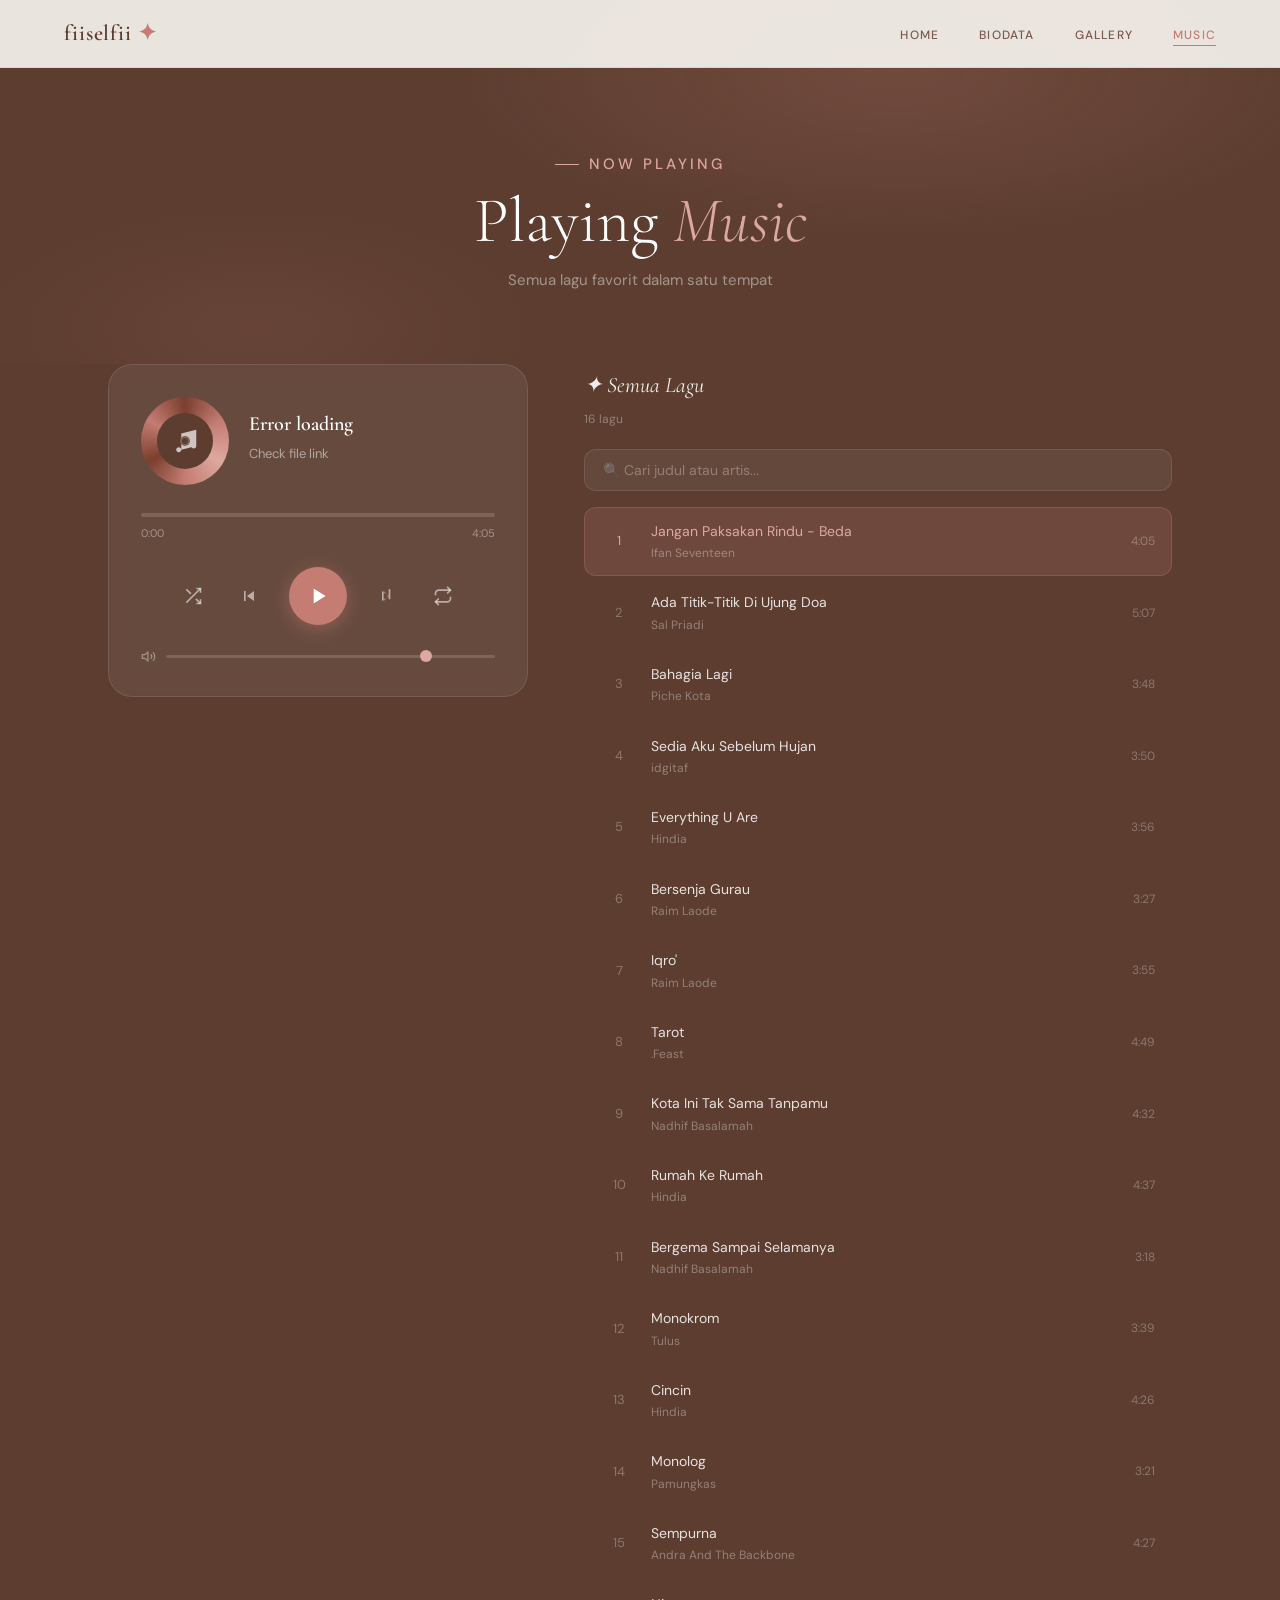
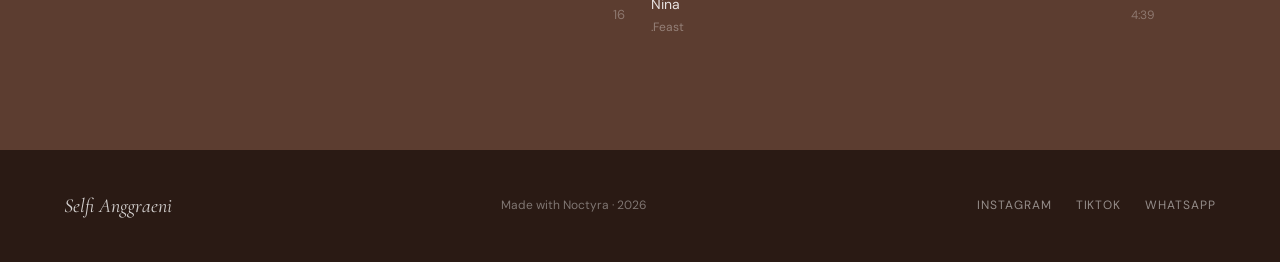
<file: music.html>
<!DOCTYPE html>
<html lang="id">
<head>
  <meta charset="UTF-8" />
  <meta name="viewport" content="width=device-width, initial-scale=1.0" />
  <title>Music — Selfi Anggraeni</title>

  
  <link rel="icon" href="https://i.imgur.com/5CGeblw.png" type="image/png" sizes="48x48">
  
  <link rel="preconnect" href="https://fonts.googleapis.com" />
  <link rel="preconnect" href="https://fonts.gstatic.com" crossorigin />
  <link href="https://fonts.googleapis.com/css2?family=Cormorant+Garamond:ital,wght@0,300;0,400;0,600;1,300;1,400;1,600&family=DM+Sans:opsz,wght@9..40,300;9..40,400;9..40,500&display=swap" rel="stylesheet" />
  <link rel="stylesheet" href="style.css" />
  <style>
    /* Sticky footer untuk music.html */
    html, body {
      min-height: 100vh;
    }
    body {
      display: flex;
      flex-direction: column;
    }
    .music-full-section {
      flex: 1;
    }
    footer {
      margin-top: auto;
    }

    body { background: var(--brown); }

    /* Page hero */
    .music-page-hero {
      padding: calc(var(--nav-h) + 72px) 0 72px;
      text-align: center;
      position: relative;
    }

    .music-page-hero::before {
      content: '';
      position: absolute;
      inset: 0;
      background:
        radial-gradient(ellipse 60% 80% at 70% 20%, rgba(196,124,115,0.2) 0%, transparent 60%),
        radial-gradient(ellipse 40% 60% at 20% 90%, rgba(196,124,115,0.1) 0%, transparent 60%);
      pointer-events: none;
    }

    .music-page-hero .section-eyebrow {
      color: var(--rose-light);
      justify-content: center;
    }

    .music-page-hero .section-eyebrow::before { background: var(--rose-light); }

    .music-page-hero .section-title {
      color: white;
      font-size: clamp(40px, 5vw, 64px);
    }

    .music-page-hero .section-title em { color: var(--rose-light); }

    .music-page-hero p {
      font-size: 15px;
      color: rgba(255,255,255,0.45);
      margin-top: 12px;
    }

    /* Full layout */
    .music-full-section {
      padding: 0 0 100px;
    }

    .music-full-inner {
      display: grid;
      grid-template-columns: 420px 1fr;
      gap: 56px;
      align-items: start;
      position: relative;
      z-index: 1;
    }

    /* Sticky player on desktop */
    .player-sticky-wrap {
      position: sticky;
      top: calc(var(--nav-h) + 24px);
    }

    /* Full playlist */
    .full-playlist-wrap {
      padding-top: 4px;
    }

    .full-playlist-heading {
      font-family: 'Cormorant Garamond', serif;
      font-size: 22px;
      font-style: italic;
      color: white;
      margin-bottom: 6px;
      opacity: 0.9;
    }

    .full-playlist-count {
      font-size: 12px;
      color: rgba(255,255,255,0.35);
      margin-bottom: 20px;
    }

    .full-playlist-list { display: flex; flex-direction: column; gap: 2px; }

    /* Search bar */
    .playlist-search {
      width: 100%;
      padding: 11px 18px;
      border-radius: 12px;
      border: 1px solid rgba(255,255,255,0.1);
      background: rgba(255,255,255,0.06);
      color: white;
      font-family: 'DM Sans', sans-serif;
      font-size: 14px;
      outline: none;
      margin-bottom: 16px;
      transition: border-color 0.2s;
    }

    .playlist-search::placeholder { color: rgba(255,255,255,0.3); }
    .playlist-search:focus { border-color: rgba(196,124,115,0.5); }

    @media (max-width: 1024px) {
      .music-full-inner { grid-template-columns: 1fr; }
      .player-sticky-wrap { position: static; max-width: 440px; }
    }

    @media (max-width: 768px) {
      #navbar { background: rgba(92,61,48,0.95); border-bottom-color: rgba(196,124,115,0.2); }
      .nav-links a { color: rgba(255,255,255,0.6); }
      .nav-links a:hover { color: var(--rose-light); }
      .nav-logo { color: white; }
    }
  </style>
</head>
<body>

  <!-- Navbar akan dimuat di sini -->
  <div id="navbar-placeholder"></div>

  <!-- PAGE HERO -->
  <div class="music-page-hero">
    <div class="container">
      <p class="section-eyebrow">Now Playing</p>
      <h1 class="section-title">Playing <em>Music</em></h1>
      <p>Semua lagu favorit dalam satu tempat</p>
    </div>
  </div>

  <!-- MUSIC FULL -->
  <section class="music-full-section">
    <div class="container">
      <div class="music-full-inner">

        <!-- Sticky Player -->
        <div class="player-sticky-wrap">
          <div class="player-card">
            <div class="player-top">
              <div class="player-disc" id="playerDisc">
                <div class="disc-inner">
                  <svg width="30" height="30" viewBox="0 0 24 24" fill="white" opacity="0.7">
                    <path d="M9 19V6l12-3v13M9 19c0 1.1-.9 2-2 2s-2-.9-2-2 .9-2 2-2 2 .9 2 2zm12-3c0 1.1-.9 2-2 2s-2-.9-2-2 .9-2 2-2 2 .9 2 2z"/>
                  </svg>
                </div>
                <div class="disc-hole"></div>
              </div>
              <div class="player-meta">
                <p class="player-song" id="playerSong">—</p>
                <p class="player-artist" id="playerArtist">—</p>
                <div class="player-wave" id="playerWave">
                  <span></span><span></span><span></span><span></span><span></span>
                </div>
              </div>
            </div>
            <div class="player-progress-wrap">
              <div class="player-progress" id="playerProgress">
                <div class="player-fill" id="playerFill"></div>
                <div class="player-thumb" id="playerThumb"></div>
              </div>
              <div class="player-times"><span id="timeCur">0:00</span><span id="timeTot">0:00</span></div>
            </div>
            <div class="player-controls">
              <button class="pc-btn" id="btnShuffle" onclick="toggleShuffle()">
                <svg viewBox="0 0 24 24" fill="none" stroke="currentColor" stroke-width="2"><polyline points="16 3 21 3 21 8"/><polyline points="16 21 21 21 21 16"/><path d="M4 20L21 3"/><path d="M21 21L15.5 15.5M4 4l5.5 5.5"/></svg>
              </button>
              <button class="pc-btn" onclick="prevSong()">
                <svg viewBox="0 0 24 24" fill="currentColor"><path d="M6 6h2v12H6zm3.5 6 8.5 6V6z"/></svg>
              </button>
              <button class="pc-btn pc-play" onclick="togglePlay()">
                <svg id="playIcon" viewBox="0 0 24 24" fill="currentColor"><path d="M8 5v14l11-7z"/></svg>
              </button>
              <button class="pc-btn" onclick="nextSong()">
                <svg viewBox="0 0 24 24" fill="currentColor"><path d="M6 18l8.5-6L6 6v12zm2-12 5.5 6L8 18V6zm6-2h2v12h-2z"/></svg>
              </button>
              <button class="pc-btn" id="btnRepeat" onclick="toggleRepeat()">
                <svg viewBox="0 0 24 24" fill="none" stroke="currentColor" stroke-width="2"><polyline points="17 1 21 5 17 9"/><path d="M3 11V9a4 4 0 0 1 4-4h14"/><polyline points="7 23 3 19 7 15"/><path d="M21 13v2a4 4 0 0 1-4 4H3"/></svg>
              </button>
            </div>
            <div class="player-vol">
              <svg viewBox="0 0 24 24" fill="none" stroke="currentColor" stroke-width="2" width="15" height="15"><polygon points="11 5 6 9 2 9 2 15 6 15 11 19 11 5"/><path d="M15.54 8.46a5 5 0 0 1 0 7.07M19.07 4.93a10 10 0 0 1 0 14.14"/></svg>
              <input type="range" id="volSlider" min="0" max="100" value="80" class="vol-range" />
            </div>
          </div>
        </div>

        <!-- Full Playlist -->
        <div class="full-playlist-wrap">
          <p class="full-playlist-heading">✦ Semua Lagu</p>
          <p class="full-playlist-count" id="songCount"></p>
          <input type="text" class="playlist-search" id="searchInput"
                 placeholder="🔍 Cari judul atau artis..." />
          <div class="full-playlist-list" id="playlistEl"></div>
        </div>

      </div>
    </div>
  </section>

  <!-- Footer akan dimuat di sini -->
  <div id="footer-placeholder"></div>

  <script src="music-data.js"></script>
  <script src="player.js"></script>
  <script src="script.js"></script>
  <script src="components/loader.js"></script>
  <script>
    // Muat navbar dan footer
    loadComponents();

    /* Init player dengan SEMUA lagu */
    if(typeof SONGS !== 'undefined' && typeof initPlayer !== 'undefined') {
      initPlayer(SONGS);
      document.getElementById("songCount").textContent = SONGS.length + " lagu";
    }

    /* Search filter */
    const searchInput = document.getElementById("searchInput");
    if(searchInput) {
      searchInput.addEventListener("input", function () {
        const q = this.value.toLowerCase();
        document.querySelectorAll(".pl-item").forEach(item => {
          const text = item.textContent.toLowerCase();
          item.style.display = text.includes(q) ? "" : "none";
        });
      });
    }

    /* Nav Burger sudah ditangani oleh loader.js, tapi jika perlu tambahan */
    // (tidak perlu karena loader.js sudah initBurger)
  </script>
</body>
</html>
</file>
<file: style.css>
/* =========================================
   PORTFOLIO — style.css (FULLY FIXED)
   Hero: teks kiri, foto kanan (2 kolom)
   + Birthday mode styles (12 Juli)
   ========================================= */

/* ─── RESET & BASE ─── */
*, *::before, *::after { margin: 0; padding: 0; box-sizing: border-box; }
html { scroll-behavior: smooth; font-size: 16px; }

:root {
  --cream:        #faf7f2;
  --white:        #ffffff;
  --rose:         #c47c73;
  --rose-light:   #dda89f;
  --rose-pale:    #f2e4e1;
  --brown:        #5c3d30;
  --brown-mid:    #8a5e4e;
  --text:         #2a1a14;
  --text-muted:   #7a5a50;
  --border:       rgba(196,124,115,0.18);
  --shadow-sm:    0 2px 12px rgba(92,61,48,0.08);
  --shadow-md:    0 6px 28px rgba(92,61,48,0.12);
  --shadow-lg:    0 16px 48px rgba(92,61,48,0.16);
  --nav-h:        68px;
}

body {
  font-family: 'DM Sans', sans-serif;
  background: var(--cream);
  color: var(--text);
  line-height: 1.6;
  overflow-x: hidden;
}

img { display: block; max-width: 100%; }
a  { text-decoration: none; }
button { cursor: pointer; border: none; background: none; font-family: inherit; }

/* ─── NAV ─── */
#navbar {
  position: fixed;
  top: 0; left: 0; right: 0;
  height: var(--nav-h);
  z-index: 200;
  display: flex;
  align-items: center;
  justify-content: space-between;
  padding: 0 64px;
  background: rgba(250,247,242,0.9);
  backdrop-filter: blur(14px);
  border-bottom: 1px solid var(--border);
  transition: box-shadow 0.3s;
}

#navbar.scrolled { box-shadow: var(--shadow-sm); }

.nav-logo {
  font-family: 'Cormorant Garamond', serif;
  font-size: 22px;
  font-weight: 600;
  color: var(--brown);
  letter-spacing: 0.04em;
}

.nav-logo span { color: var(--rose); }

.nav-links {
  display: flex;
  gap: 40px;
  list-style: none;
}

.nav-links a {
  font-size: 12px;
  font-weight: 500;
  letter-spacing: 0.1em;
  text-transform: uppercase;
  color: var(--text-muted);
  transition: color 0.25s;
  position: relative;
}

.nav-links a::after {
  content: '';
  position: absolute;
  bottom: -3px; left: 0;
  width: 0; height: 1px;
  background: var(--rose);
  transition: width 0.3s;
}

.nav-links a:hover { color: var(--rose); }
.nav-links a:hover::after { width: 100%; }

.nav-links a.nav-active {
  color: var(--rose);
}
.nav-links a.nav-active::after {
  width: 100%;
}

.nav-burger {
  display: none;
  flex-direction: column;
  gap: 5px;
  padding: 4px;
}

.nav-burger span {
  display: block;
  width: 22px;
  height: 2px;
  background: var(--brown);
  border-radius: 2px;
  transition: all 0.3s;
}

/* ─── CONTAINER ─── */
.container {
  max-width: 1160px;
  margin: 0 auto;
  padding: 0 48px;
}

/* ─── SECTION HEADERS ─── */
.section-eyebrow {
  font-size: 11px;
  font-weight: 500;
  letter-spacing: 0.2em;
  text-transform: uppercase;
  color: var(--rose);
  margin-bottom: 10px;
  display: flex;
  align-items: center;
  gap: 10px;
}

.section-eyebrow::before {
  content: '';
  display: block;
  width: 24px;
  height: 1px;
  background: var(--rose);
}

.section-title {
  font-family: 'Cormorant Garamond', serif;
  font-size: clamp(36px, 4vw, 54px);
  font-weight: 300;
  line-height: 1.1;
  color: var(--brown);
}

.section-title em {
  font-style: italic;
  color: var(--rose);
}

.section-header { margin-bottom: 56px; }

/* ─── BUTTONS ─── */
.btn-primary {
  display: inline-block;
  padding: 13px 32px;
  background: var(--rose);
  color: #fff;
  border-radius: 40px;
  font-size: 13px;
  font-weight: 500;
  letter-spacing: 0.06em;
  transition: all 0.3s;
  box-shadow: 0 6px 20px rgba(196,124,115,0.35);
}

.btn-primary:hover {
  background: var(--brown);
  transform: translateY(-2px);
  box-shadow: 0 10px 28px rgba(92,61,48,0.25);
}

.btn-ghost {
  display: inline-block;
  padding: 12px 30px;
  border: 1.5px solid var(--rose-light);
  color: var(--brown-mid);
  border-radius: 40px;
  font-size: 13px;
  font-weight: 500;
  letter-spacing: 0.06em;
  transition: all 0.3s;
}

.btn-ghost:hover {
  background: var(--rose-pale);
  border-color: var(--rose);
  color: var(--rose);
}

.btn-see-all {
  display: inline-flex;
  align-items: center;
  gap: 8px;
  font-size: 12px;
  font-weight: 500;
  letter-spacing: 0.06em;
  color: var(--rose);
  transition: gap 0.2s;
}

.btn-see-all:hover { gap: 12px; }

.btn-see-all--light { color: var(--rose-light); }

/* =========================================
   HERO — TEKS KIRI, FOTO KANAN
   ========================================= */
#hero {
  min-height: 100vh;
  padding-top: var(--nav-h);
  display: flex;
  flex-direction: column;
  justify-content: center;
  position: relative;
  overflow: hidden;
  background:
    radial-gradient(ellipse 60% 50% at 70% 40%, rgba(242,228,225,0.6) 0%, transparent 70%),
    var(--cream);
}

.hero-content {
  max-width: 1160px;
  margin: 0 auto;
  padding: 60px 48px;
  display: grid;
  grid-template-columns: 1fr 480px;
  gap: 80px;
  align-items: center;
  width: 100%;
}

.hero-text { max-width: 520px; }

.hero-eyebrow {
  font-size: 12px;
  font-weight: 500;
  letter-spacing: 0.2em;
  text-transform: uppercase;
  color: var(--rose);
  margin-bottom: 20px;
}

.hero-name {
  font-family: 'Cormorant Garamond', serif;
  font-size: clamp(52px, 5.5vw, 82px);
  font-weight: 300;
  line-height: 1.02;
  color: var(--brown);
  margin-bottom: 16px;
}

.hero-name em {
  font-style: italic;
  color: var(--rose);
  display: block;
}

.hero-role {
  font-size: 15px;
  font-weight: 300;
  font-family: 'Cormorant Garamond', serif;
  font-style: italic;
  color: var(--text-muted);
  margin-bottom: 24px;
  letter-spacing: 0.02em;
}

.hero-desc {
  font-size: 15px;
  line-height: 1.8;
  color: var(--text-muted);
  margin-bottom: 40px;
}

.hero-btns {
  display: flex;
  gap: 16px;
  flex-wrap: wrap;
}

.hero-visual {
  position: relative;
  width: 100%;
  height: 500px;
  display: flex;
  align-items: center;
  justify-content: center;
  flex-shrink: 0;
}

.hero-blob-wrap {
  position: absolute;
  width: 380px;
  height: 420px;
  border-radius: 62% 38% 46% 54% / 60% 44% 56% 40%;
  overflow: hidden;
  background: linear-gradient(135deg, var(--rose-pale) 0%, var(--rose-light) 100%);
  animation: blobMorph 10s ease-in-out infinite;
  z-index: 2;
}

@keyframes blobMorph {
  0%,100% { border-radius: 62% 38% 46% 54% / 60% 44% 56% 40%; }
  33%      { border-radius: 40% 60% 60% 40% / 50% 60% 40% 50%; }
  66%      { border-radius: 55% 45% 40% 60% / 40% 55% 45% 60%; }
}

.hero-photo {
  width: 100%;
  height: 100%;
  object-fit: cover;
  object-position: top center;
}

.hero-photo-fallback {
  width: 100%;
  height: 100%;
  display: flex;
  flex-direction: column;
  align-items: center;
  justify-content: center;
  gap: 12px;
  color: var(--rose);
}

.hero-photo-fallback svg {
  width: 64px;
  height: 64px;
  opacity: 0.45;
}

.hero-photo-fallback span {
  font-family: 'Cormorant Garamond', serif;
  font-style: italic;
  font-size: 15px;
  opacity: 0.55;
}

.hero-ring {
  position: absolute;
  border-radius: 50%;
  border: 1px solid var(--rose-light);
  z-index: 1;
  opacity: 0.4;
}

.hero-ring--outer {
  width: 460px;
  height: 460px;
  animation: spinRing 28s linear infinite;
  border-style: dashed;
}

.hero-ring--inner {
  width: 340px;
  height: 340px;
  animation: spinRing 18s linear infinite reverse;
}

@keyframes spinRing { to { transform: rotate(360deg); } }

.hero-badge {
  position: absolute;
  bottom: 40px;
  right: 20px;
  z-index: 3;
  width: 88px;
  height: 88px;
  border-radius: 50%;
  background: var(--rose);
  color: white;
  display: flex;
  flex-direction: column;
  align-items: center;
  justify-content: center;
  box-shadow: var(--shadow-md);
  animation: float 4s ease-in-out infinite;
}

@keyframes float {
  0%,100% { transform: translateY(0); }
  50%      { transform: translateY(-8px); }
}

.hero-badge-num {
  font-family: 'Cormorant Garamond', serif;
  font-size: 26px;
  font-weight: 600;
  line-height: 1;
}

.hero-badge-txt {
  font-size: 9px;
  letter-spacing: 0.1em;
  text-transform: uppercase;
  opacity: 0.85;
}

.hero-scroll-hint {
  position: absolute;
  bottom: 32px;
  left: 50%;
  transform: translateX(-50%);
  display: flex;
  flex-direction: column;
  align-items: center;
  gap: 8px;
  color: var(--text-muted);
  font-size: 10px;
  letter-spacing: 0.15em;
  text-transform: uppercase;
  opacity: 0.6;
}

.scroll-line {
  width: 1px;
  height: 36px;
  background: linear-gradient(to bottom, var(--rose-light), transparent);
  animation: scrollPulse 2s ease-in-out infinite;
}

@keyframes scrollPulse {
  0%,100% { opacity: 0.4; transform: scaleY(1); }
  50%      { opacity: 1; transform: scaleY(1.1); }
}

/* =========================================
   BIODATA
   ========================================= */
#biodata {
  padding: 100px 0;
  background: var(--white);
  position: relative;
}

.bio-layout {
  display: grid;
  grid-template-columns: 1fr 440px;
  gap: 72px;
  align-items: start;
}

.bio-desc {
  font-size: 15.5px;
  line-height: 1.85;
  color: var(--text-muted);
}

.bio-desc p + p { margin-top: 18px; }

.bio-desc strong { color: var(--brown); font-weight: 500; }

.bio-tags {
  display: flex;
  flex-wrap: wrap;
  gap: 10px;
  margin-top: 28px;
}

.bio-tags span {
  padding: 7px 16px;
  background: var(--rose-pale);
  border-radius: 20px;
  font-size: 13px;
  color: var(--brown-mid);
  font-weight: 400;
}

.bio-card {
  border: 1px solid var(--border);
  border-radius: 20px;
  overflow: hidden;
  box-shadow: var(--shadow-md);
  background: var(--white);
}

.bio-card-header {
  padding: 18px 24px;
  background: var(--rose-pale);
  font-family: 'Cormorant Garamond', serif;
  font-size: 18px;
  font-style: italic;
  color: var(--brown);
  border-bottom: 1px solid var(--border);
}

.bio-rows { display: flex; flex-direction: column; }

.bio-row {
  display: grid;
  grid-template-columns: 140px 1fr;
  border-bottom: 1px solid var(--rose-pale);
  transition: background 0.2s;
}

.bio-row:last-child { border-bottom: none; }
.bio-row:hover { background: rgba(242,228,225,0.35); }

.bio-key {
  padding: 13px 20px;
  font-size: 11px;
  font-weight: 500;
  letter-spacing: 0.08em;
  text-transform: uppercase;
  color: var(--rose);
  border-right: 1px solid var(--rose-pale);
  display: flex;
  align-items: center;
}

.bio-val {
  padding: 13px 20px;
  font-size: 13.5px;
  color: var(--text);
  display: flex;
  align-items: center;
}

/* =========================================
   GALLERY PREVIEW & FULL PAGE
   ========================================= */
#gallery-preview,
#gallery {
  padding: 100px 0;
  background: var(--cream);
}

.preview-header {
  display: flex;
  justify-content: space-between;
  align-items: flex-end;
  flex-wrap: wrap;
}

.gallery-grid {
  display: grid;
  grid-template-columns: repeat(3, 1fr);
  gap: 20px;
}

.g-item {
  position: relative;
  border-radius: 20px;
  overflow: hidden;
  box-shadow: var(--shadow-sm);
  transition: transform 0.35s cubic-bezier(0.34,1.2,0.64,1), box-shadow 0.35s;
  background: var(--rose-pale);
  aspect-ratio: 3 / 4;
}

.g-item:hover {
  transform: translateY(-4px);
  box-shadow: var(--shadow-lg);
}

.g-item img {
  position: absolute;
  inset: 0;
  width: 100%;
  height: 100%;
  object-fit: cover;
  transition: transform 0.5s ease;
}

.g-item:hover img { transform: scale(1.04); }

.g-placeholder {
  position: absolute;
  inset: 0;
  display: flex;
  flex-direction: column;
  align-items: center;
  justify-content: center;
  gap: 12px;
  background: linear-gradient(135deg, var(--rose-pale), rgba(221,168,159,0.4));
  color: var(--rose);
}

.g-item:not(.no-img) .g-placeholder { display: none; }
.g-item:not(.no-img) img { display: block; }
.g-item.no-img img { display: none; }
.g-item.no-img .g-placeholder { display: flex; }

.g-placeholder svg {
  width: 36px;
  height: 36px;
  opacity: 0.45;
}

.g-placeholder span {
  font-family: 'Cormorant Garamond', serif;
  font-style: italic;
  font-size: 13px;
  opacity: 0.6;
}

.g-overlay {
  position: absolute;
  inset: 0;
  background: linear-gradient(to top, rgba(92,61,48,0.72) 0%, transparent 55%);
  display: flex;
  align-items: flex-end;
  padding: 20px;
  opacity: 0;
  transition: opacity 0.3s;
}

.g-item:hover .g-overlay { opacity: 1; }

.g-overlay span {
  font-family: 'Cormorant Garamond', serif;
  font-size: 17px;
  font-style: italic;
  color: white;
  line-height: 1.2;
}

.g-item.hidden { display: none; }

/* =========================================
   MUSIC PLAYER
   ========================================= */
#music-preview,
#music {
  padding: 100px 0;
  background: var(--brown);
  position: relative;
  overflow: hidden;
}

#music-preview::before,
#music::before {
  content: '';
  position: absolute;
  inset: 0;
  background:
    radial-gradient(ellipse 60% 80% at 80% 30%, rgba(196,124,115,0.18) 0%, transparent 60%),
    radial-gradient(ellipse 50% 60% at 10% 80%, rgba(196,124,115,0.1) 0%, transparent 60%);
  pointer-events: none;
}

#music-preview .section-eyebrow,
#music .section-eyebrow { color: var(--rose-light); }
#music-preview .section-eyebrow::before,
#music .section-eyebrow::before { background: var(--rose-light); }
#music-preview .section-title,
#music .section-title { color: white; }
#music-preview .section-title em,
#music .section-title em { color: var(--rose-light); }

.music-layout {
  display: grid;
  grid-template-columns: 400px 1fr;
  gap: 56px;
  align-items: start;
  position: relative;
  z-index: 1;
}

.player-card {
  background: rgba(255,255,255,0.07);
  border: 1px solid rgba(255,255,255,0.1);
  border-radius: 24px;
  padding: 32px;
  backdrop-filter: blur(12px);
}

.player-top {
  display: flex;
  align-items: center;
  gap: 20px;
  margin-bottom: 28px;
}

.player-disc {
  position: relative;
  width: 88px;
  height: 88px;
  flex-shrink: 0;
  border-radius: 50%;
  background: conic-gradient(
    from 0deg,
    #7a3f2e, #c47c73, #dda89f, #c47c73, #7a3f2e, #c47c73, #7a3f2e
  );
  display: flex;
  align-items: center;
  justify-content: center;
  transition: transform 0.3s;
}

.player-disc.spinning { animation: rotateDisk 5s linear infinite; }
@keyframes rotateDisk { to { transform: rotate(360deg); } }

.disc-inner {
  position: absolute;
  width: 56px;
  height: 56px;
  border-radius: 50%;
  background: var(--brown);
  display: flex;
  align-items: center;
  justify-content: center;
  z-index: 1;
}

.disc-hole {
  position: absolute;
  width: 10px;
  height: 10px;
  border-radius: 50%;
  background: var(--brown);
  border: 2px solid rgba(255,255,255,0.2);
  z-index: 2;
}

.player-meta { flex: 1; min-width: 0; }

.player-song {
  font-family: 'Cormorant Garamond', serif;
  font-size: 20px;
  font-weight: 600;
  color: white;
  margin-bottom: 4px;
  white-space: nowrap;
  overflow: hidden;
  text-overflow: ellipsis;
}

.player-artist {
  font-size: 13px;
  color: rgba(255,255,255,0.5);
  margin-bottom: 10px;
}

.player-wave {
  display: none;
  align-items: flex-end;
  gap: 3px;
  height: 18px;
}

.player-wave.active { display: flex; }

.player-wave span {
  display: block;
  width: 3px;
  background: var(--rose-light);
  border-radius: 2px;
  animation: waveAnim 0.8s ease-in-out infinite;
}

.player-wave span:nth-child(2) { animation-delay: 0.12s; }
.player-wave span:nth-child(3) { animation-delay: 0.24s; }
.player-wave span:nth-child(4) { animation-delay: 0.36s; }
.player-wave span:nth-child(5) { animation-delay: 0.48s; }

@keyframes waveAnim {
  0%,100% { height: 5px; }
  50%      { height: 16px; }
}

.player-progress-wrap { margin-bottom: 24px; }

.player-progress {
  position: relative;
  height: 4px;
  background: rgba(255,255,255,0.15);
  border-radius: 4px;
  cursor: pointer;
  margin-bottom: 8px;
}

.player-fill {
  height: 100%;
  width: 0%;
  background: linear-gradient(90deg, var(--rose), var(--rose-light));
  border-radius: 4px;
  transition: width 0.8s linear;
  pointer-events: none;
}

.player-thumb {
  position: absolute;
  top: 50%;
  left: 0%;
  transform: translate(-50%, -50%);
  width: 12px;
  height: 12px;
  background: white;
  border-radius: 50%;
  opacity: 0;
  transition: left 0.8s linear, opacity 0.2s;
  pointer-events: none;
}

.player-progress:hover .player-thumb { opacity: 1; }

.player-times {
  display: flex;
  justify-content: space-between;
  font-size: 11px;
  color: rgba(255,255,255,0.4);
}

.player-controls {
  display: flex;
  align-items: center;
  justify-content: center;
  gap: 24px;
  margin-bottom: 24px;
}

.pc-btn {
  display: flex;
  align-items: center;
  justify-content: center;
  padding: 6px;
  color: rgba(255,255,255,0.55);
  transition: all 0.2s;
  border-radius: 50%;
}

.pc-btn svg { width: 20px; height: 20px; }
.pc-btn:hover { color: white; transform: scale(1.12); }

.pc-btn.active { color: var(--rose-light); }

.pc-play {
  width: 58px;
  height: 58px;
  background: var(--rose);
  color: white !important;
  border-radius: 50%;
  box-shadow: 0 4px 18px rgba(196,124,115,0.45);
  padding: 0;
}

.pc-play:hover { background: var(--rose-light); transform: scale(1.08) !important; }
.pc-play svg { width: 26px; height: 26px; }

.player-vol {
  display: flex;
  align-items: center;
  gap: 10px;
}

.player-vol svg { color: rgba(255,255,255,0.4); flex-shrink: 0; }

.vol-range {
  flex: 1;
  -webkit-appearance: none;
  appearance: none;
  height: 3px;
  background: rgba(255,255,255,0.15);
  border-radius: 3px;
  outline: none;
}

.vol-range::-webkit-slider-thumb {
  -webkit-appearance: none;
  width: 12px;
  height: 12px;
  border-radius: 50%;
  background: var(--rose-light);
  cursor: pointer;
}

.playlist-wrap { padding-top: 4px; }

.playlist-heading {
  font-family: 'Cormorant Garamond', serif;
  font-size: 22px;
  font-style: italic;
  color: white;
  margin-bottom: 16px;
  opacity: 0.9;
}

.playlist-list { display: flex; flex-direction: column; gap: 2px; }

.pl-item {
  display: grid;
  grid-template-columns: 36px 1fr auto;
  align-items: center;
  gap: 14px;
  padding: 12px 16px;
  border-radius: 12px;
  cursor: pointer;
  border: 1px solid transparent;
  transition: background 0.2s, border-color 0.2s;
}

.pl-item:hover {
  background: rgba(255,255,255,0.06);
  border-color: rgba(255,255,255,0.08);
}

.pl-item.active {
  background: rgba(196,124,115,0.18);
  border-color: rgba(196,124,115,0.3);
}

.pl-num {
  font-size: 13px;
  color: rgba(255,255,255,0.3);
  text-align: center;
}

.pl-item.active .pl-num { color: var(--rose-light); }

.pl-info { min-width: 0; }

.pl-title {
  font-size: 14px;
  color: rgba(255,255,255,0.85);
  white-space: nowrap;
  overflow: hidden;
  text-overflow: ellipsis;
  margin-bottom: 2px;
}

.pl-item.active .pl-title { color: var(--rose-light); }

.pl-artist {
  font-size: 12px;
  color: rgba(255,255,255,0.35);
  white-space: nowrap;
  overflow: hidden;
  text-overflow: ellipsis;
}

.pl-dur {
  font-size: 12px;
  color: rgba(255,255,255,0.3);
  flex-shrink: 0;
}

/* =========================================
   FOOTER
   ========================================= */
footer {
  background: var(--text);
  padding: 40px 64px;
}

.footer-inner {
  max-width: 1160px;
  margin: 0 auto;
  display: flex;
  justify-content: space-between;
  align-items: center;
  flex-wrap: wrap;
  gap: 20px;
}

.footer-name {
  font-family: 'Cormorant Garamond', serif;
  font-size: 20px;
  font-style: italic;
  color: rgba(255,255,255,0.8);
}

.footer-copy {
  font-size: 12px;
  color: rgba(255,255,255,0.4);
}

.footer-socials {
  display: flex;
  gap: 24px;
}

.footer-socials a {
  font-size: 12px;
  letter-spacing: 0.08em;
  text-transform: uppercase;
  color: rgba(255,255,255,0.5);
  transition: color 0.2s;
}

.footer-socials a:hover { color: var(--rose-light); }

/* =========================================
   RESPONSIVE — HERO TETAP 2 KOLOM SAMPAI 700PX
   ========================================= */
@media (max-width: 1000px) {
  .hero-content {
    grid-template-columns: 1fr 400px;
    gap: 40px;
    text-align: left;
    padding: 40px 48px;
  }
  .hero-text { margin: 0; }
  .hero-btns { justify-content: flex-start; }
  .hero-visual { height: 400px; }
  .hero-blob-wrap { width: 280px; height: 320px; }
  .hero-ring--outer { width: 340px; height: 340px; }
  .hero-ring--inner { width: 240px; height: 240px; }
  .bio-layout { grid-template-columns: 1fr; gap: 48px; }
  #navbar { padding: 0 32px; }
  .container { padding: 0 32px; }
  footer { padding: 32px 32px; }
}

@media (max-width: 700px) {
  .hero-content {
    grid-template-columns: 1fr;
    text-align: center;
    gap: 32px;
    padding: 40px 24px;
  }
  .hero-btns { justify-content: center; }
  .hero-text { margin: 0 auto; }
  .nav-links {
    position: fixed;
    top: var(--nav-h);
    left: -100%;
    width: 70%;
    height: calc(100vh - var(--nav-h));
    background: white;
    flex-direction: column;
    align-items: center;
    justify-content: center;
    gap: 32px;
    transition: left 0.3s ease;
    box-shadow: 4px 0 20px rgba(0,0,0,0.05);
    z-index: 199;
  }
  .nav-links.open { left: 0; }
  .nav-burger { display: flex; }
  .hero-name { font-size: 42px; }
  .hero-role { font-size: 14px; }
  .hero-desc { font-size: 14px; }
  .gallery-grid {
    grid-template-columns: repeat(2, 1fr);
    gap: 16px;
  }
}

@media (max-width: 480px) {
  .gallery-grid {
    grid-template-columns: 1fr;
  }
  .music-layout {
    grid-template-columns: 1fr;
    gap: 24px;
  }
}

/* =========================================
   BIRTHDAY MODE — Aktif saat kelas .birthday-mode ada di <body>
   (dikontrol oleh birthday.js)
   ========================================= */

/* Badge berkedip warna emas */
body.birthday-mode .hero-badge {
  animation: birthdayGlow 0.8s ease-in-out infinite alternate !important;
  background: linear-gradient(135deg, var(--rose), #ffb347) !important;
}

body.birthday-mode .hero-badge-num {
  font-size: 32px;
}

body.birthday-mode .hero-badge-txt {
  letter-spacing: 0.2em;
  font-weight: bold;
}

@keyframes birthdayGlow {
  from { box-shadow: 0 0 5px #ffd700, 0 0 10px var(--rose-light); }
  to   { box-shadow: 0 0 25px #ffd700, 0 0 35px var(--rose); }
}

/* Efek teks hero role melompat */
body.birthday-mode .hero-role {
  animation: birthdayTextPop 0.5s ease-out;
  color: #ffd700 !important;
  font-weight: 500;
}

@keyframes birthdayTextPop {
  0%   { transform: scale(1); opacity: 0.8; }
  50%  { transform: scale(1.1); text-shadow: 0 0 8px #ffd700; }
  100% { transform: scale(1); opacity: 1; }
}

/* Efek nama sedikit bergetar bahagia */
body.birthday-mode .hero-name em {
  display: inline-block;
  animation: happyShake 0.4s ease-in-out 2;
}

@keyframes happyShake {
  0% { transform: translate(1px, -1px) rotate(0deg); }
  25% { transform: translate(-1px, 2px) rotate(1deg); }
  50% { transform: translate(-2px, 0px) rotate(-1deg); }
  75% { transform: translate(1px, 1px) rotate(0deg); }
  100% { transform: translate(0,0) rotate(0); }
}

/* Balon dekorasi (akan dibuat oleh JS, kita siapkan animasi) */
.birthday-balloon {
  position: absolute;
  bottom: -100px;
  pointer-events: none;
  z-index: 10;
  animation: balloonFloat 8s ease-in-out forwards;
}

@keyframes balloonFloat {
  0% {
    transform: translateY(0) rotate(0deg);
    opacity: 0.9;
  }
  70% {
    opacity: 0.8;
  }
  100% {
    transform: translateY(-120vh) rotate(15deg);
    opacity: 0;
    display: none;
  }
}

/* Confetti/emoji jatuh (dari birthday.js) */
@keyframes birthdayFall {
  0% {
    transform: translateY(0) rotate(0deg);
    opacity: 1;
  }
  80% {
    opacity: 0.8;
  }
  100% {
    transform: translateY(100vh) rotate(360deg);
    opacity: 0;
    display: none;
  }
   }
</file>
